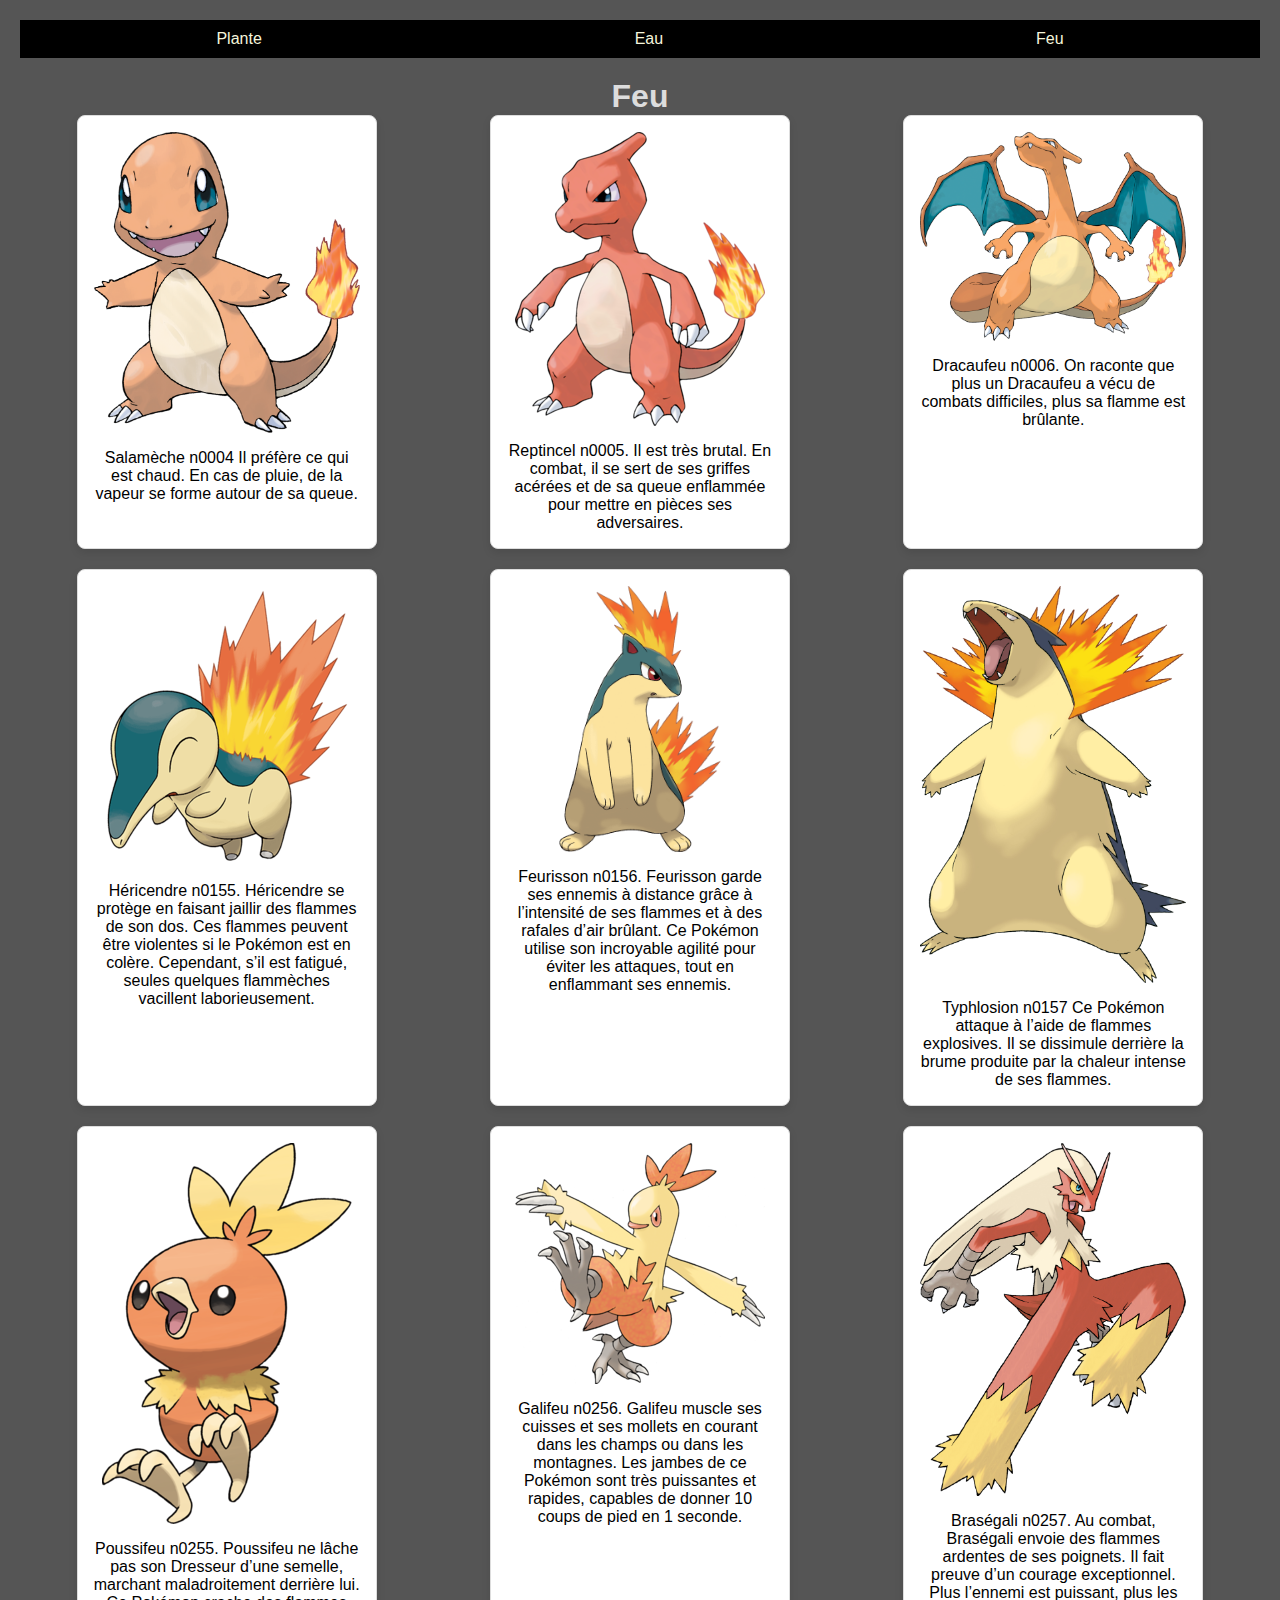
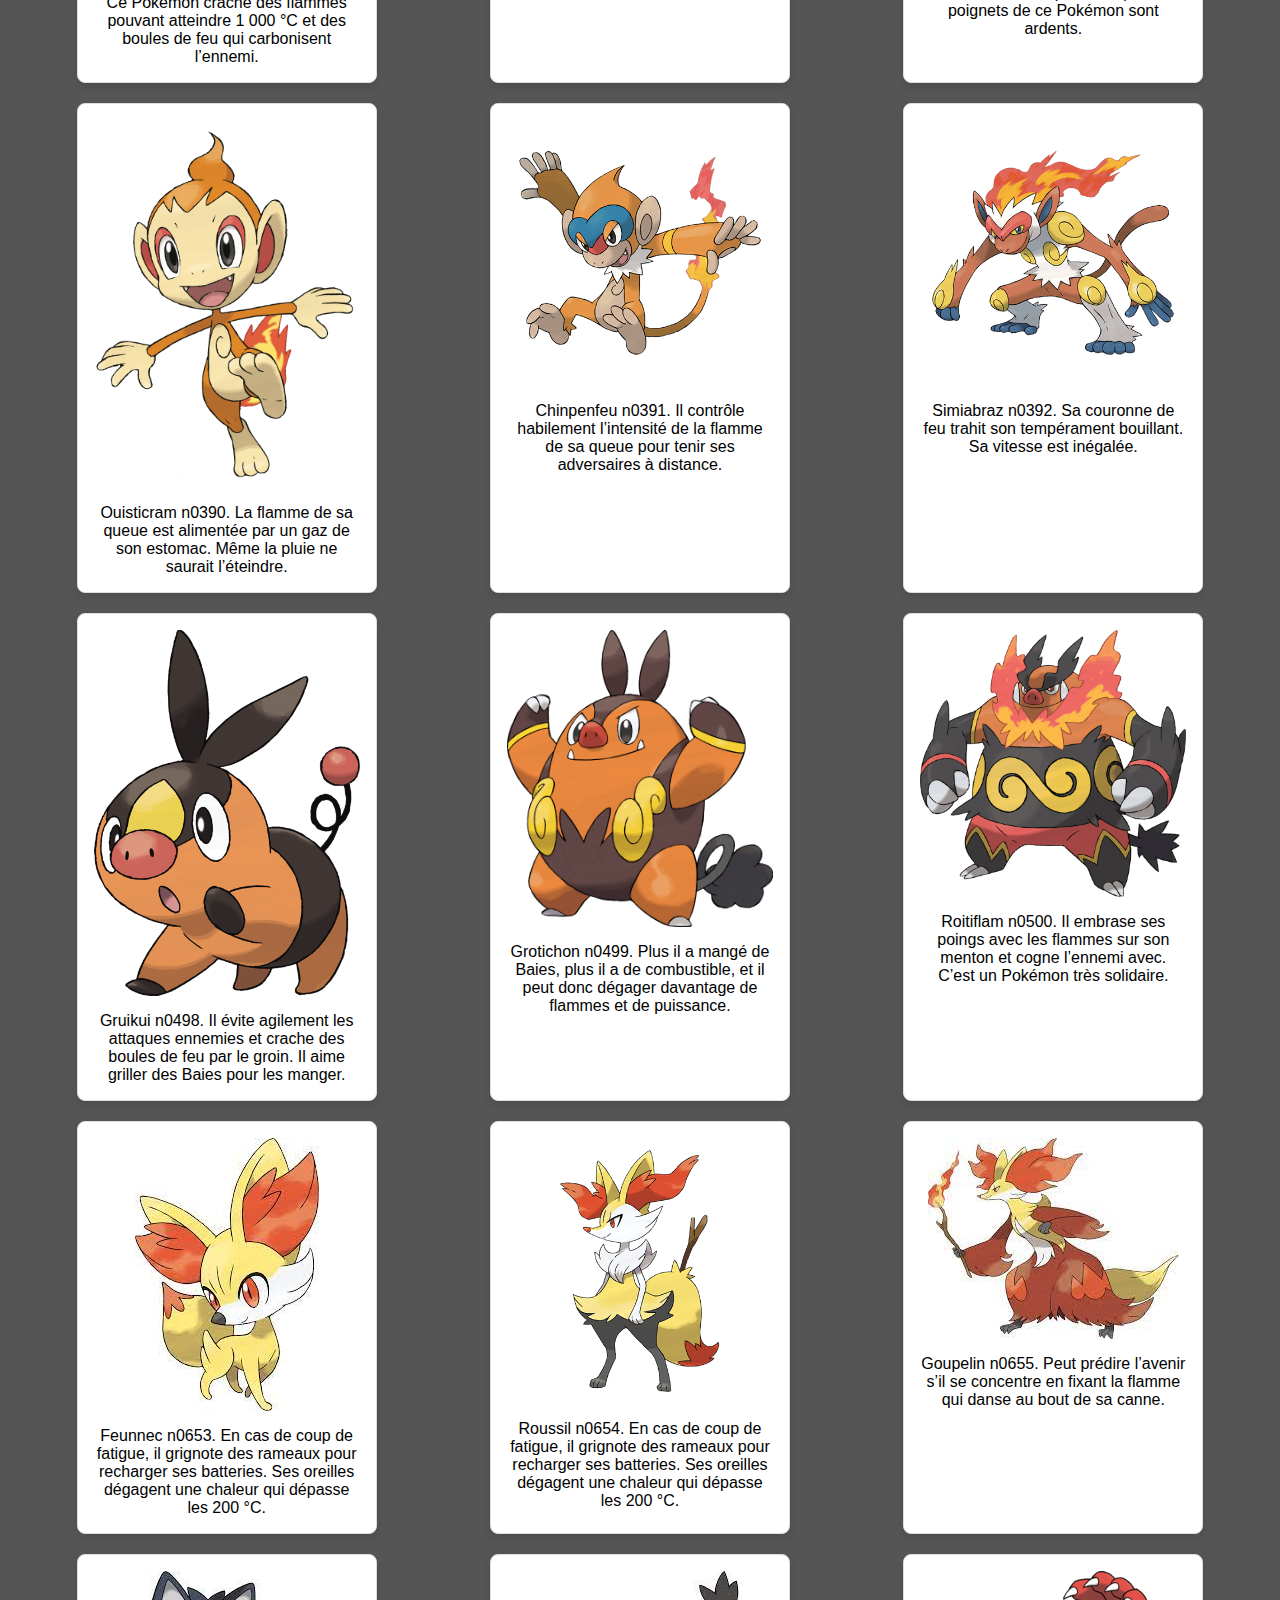
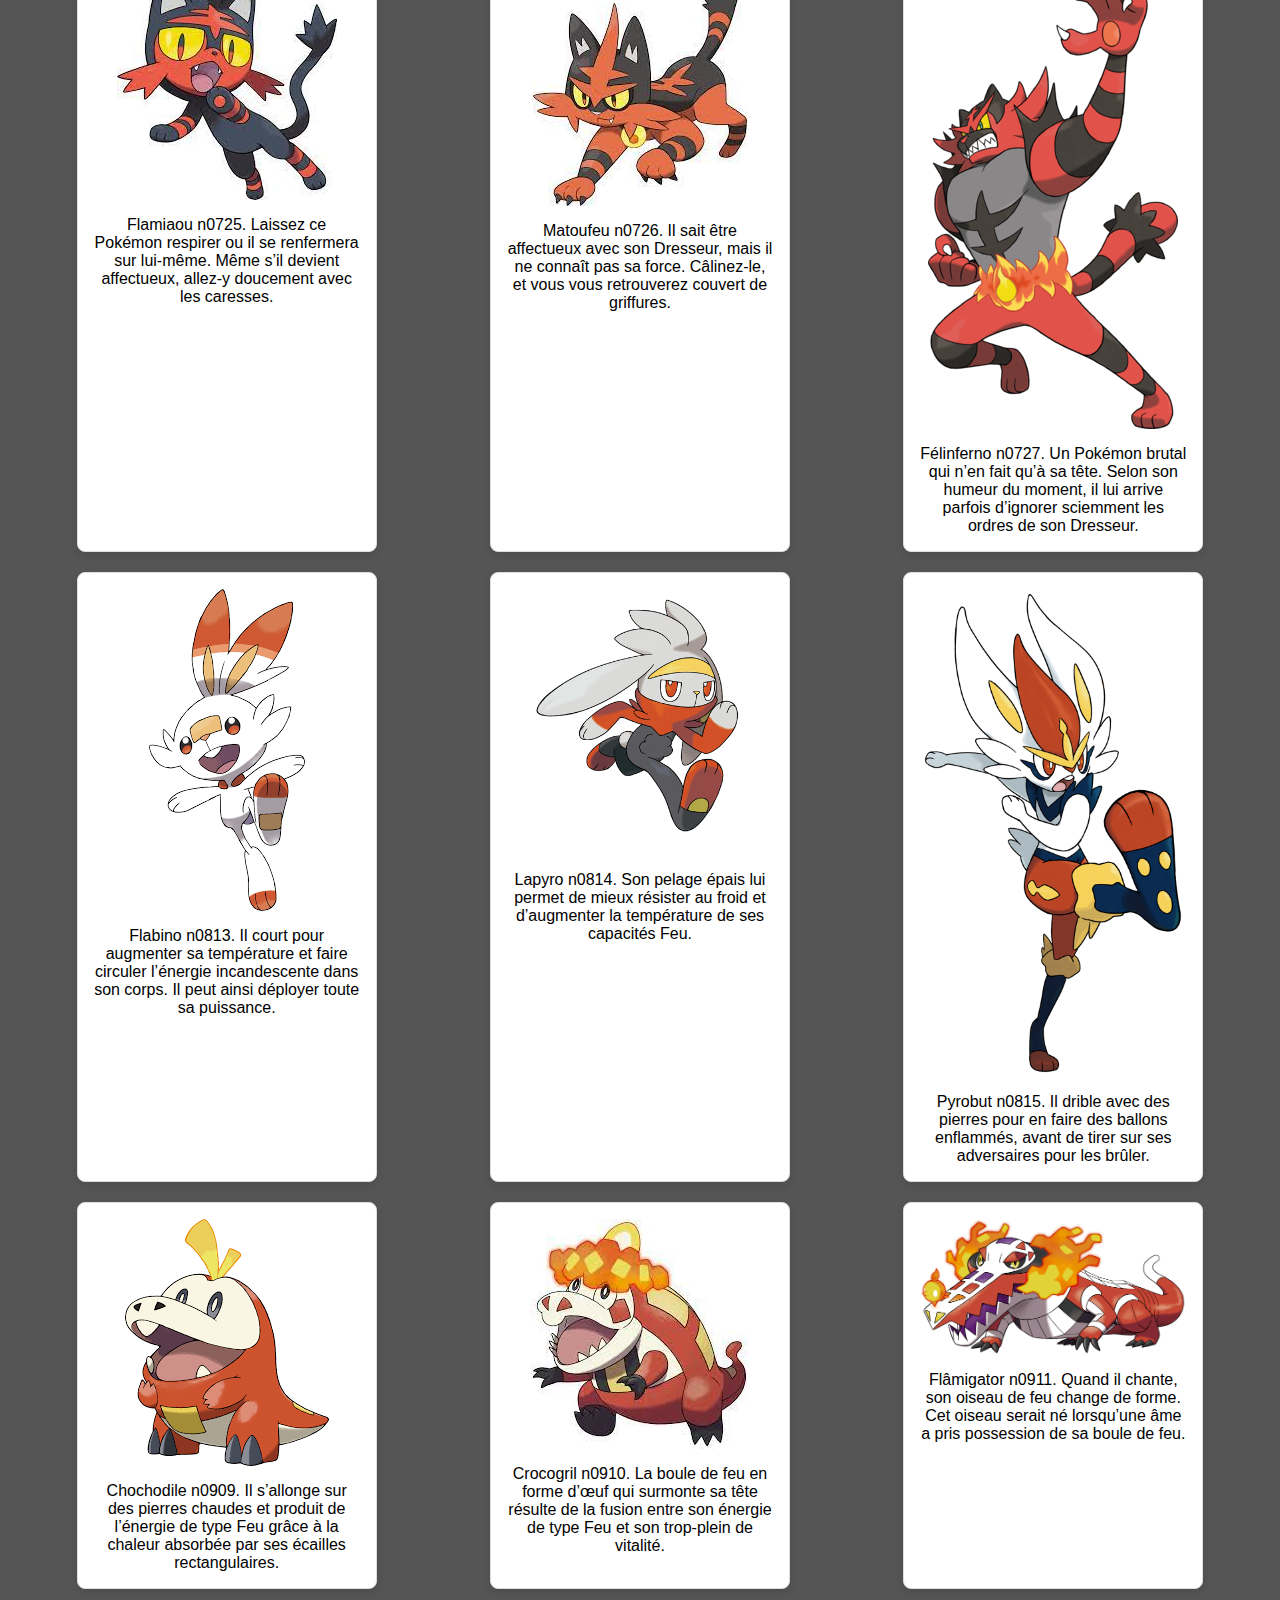
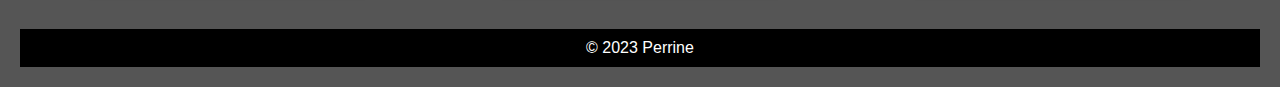
<file: rendu/index.html>
<!DOCTYPE html>
<html lang="fr">
<head>
    <meta charset="UTF-8">
    <meta name="viewport" content="width=device-width, initial-scale=1.0">
    <link rel="stylesheet" href="css/style.css">
    <title>Page des types Feu</title>
    
</head>
<body class="feu">
    <header>  
        <a href="plante.html">Plante</a>
        <a href="eau.html">Eau</a>
        <a href="index.html">Feu</a>
    </header>

    <h1>Feu</h1>
    <div class="salameche">
        <div class="card">
            <img src="img/salame╠Çche.png" alt="salamèche">
            <p>Salamèche n0004
                Il préfère ce qui est chaud. En cas de pluie, de la vapeur se forme autour de sa queue.
            </p>
        </div>
        <div class="card">
            <img src="img/reptincel.png" alt="reptincel">
            <p>Reptincel n0005.
                Il est très brutal. En combat, il se sert de ses griffes acérées et de sa queue enflammée pour mettre en pièces ses adversaires.
            </p>
        </div>
        <div class="card">
            <img src="img/dracaufeu.png" alt="dracaufeu">
            <p>Dracaufeu n0006.
                On raconte que plus un Dracaufeu a vécu de combats difficiles, plus sa flamme est brûlante.
            </p>
        </div>
    </div>
    
    <div class="hericendre">
        <div class="card">
            <img src="img/he╠üricendre.png" alt="héricendre">
            <p>Héricendre n0155.
                Héricendre se protège en faisant jaillir des flammes de son dos. Ces flammes peuvent être violentes si le Pokémon est en colère. Cependant, s’il est fatigué, seules quelques flammèches vacillent laborieusement.
            </p>
        </div>
        <div class="card">
            <img src="img/feurisson.webp" alt="feurisson">
            <p>Feurisson n0156.
                Feurisson garde ses ennemis à distance grâce à l’intensité de ses flammes et à des rafales d’air brûlant. Ce Pokémon utilise son incroyable agilité pour éviter les attaques, tout en enflammant ses ennemis.
            </p>
        </div>
        <div class="card">
            <img src="img/typhlosion.png" alt="typhlosion">
            <p>Typhlosion n0157
                Ce Pokémon attaque à l’aide de flammes explosives. Il se dissimule derrière la brume produite par la chaleur intense de ses flammes.
            </p>
        </div>
    </div>

    <div class="poussifeu">
        <div class="card">
            <img src="img/poussfieu.png" alt="poussifeu">
            <p>Poussifeu n0255.
                Poussifeu ne lâche pas son Dresseur d’une semelle, marchant maladroitement derrière lui. Ce Pokémon crache des flammes pouvant atteindre 1 000 °C et des boules de feu qui carbonisent l’ennemi.
            </p>
        </div>
        <div class="card">
            <img src="img/galifeu.png" alt="galifeu">
            <p>Galifeu n0256.
                Galifeu muscle ses cuisses et ses mollets en courant dans les champs ou dans les montagnes. Les jambes de ce Pokémon sont très puissantes et rapides, capables de donner 10 coups de pied en 1 seconde.
            </p>
        </div>
        <div class="card">
            <img src="img/braségali.png" alt="braségali">
            <p>Braségali n0257.
                Au combat, Braségali envoie des flammes ardentes de ses poignets. Il fait preuve d’un courage exceptionnel. Plus l’ennemi est puissant, plus les poignets de ce Pokémon sont ardents.
            </p>
        </div>
    </div>
    
    <div class="ouisticram">
        <div class="card">
            <img src="img/ouisticram.webp" alt="ouisticram">
            <p> Ouisticram n0390.
                La flamme de sa queue est alimentée par un gaz de son estomac. Même la pluie ne saurait l’éteindre.
            </p>
        </div>
        <div class="card">
            <img src="img/chipenfeu.png" alt="chinpenfeu">
            <p>Chinpenfeu n0391.
                Il contrôle habilement l’intensité de la flamme de sa queue pour tenir ses adversaires à distance.
            </p>
        </div>
        <div class="card">
            <img src="img/simiabraz.png" alt="simiabraz">
            <p>Simiabraz n0392.
                Sa couronne de feu trahit son tempérament bouillant. Sa vitesse est inégalée.
            </p>
        </div>
    </div>

    <div class="gruikui">
        <div class="card">
            <img src="img/gruikui.png" alt="gruikui">
            <p> Gruikui n0498.
                Il évite agilement les attaques ennemies et crache des boules de feu par le groin. Il aime griller des Baies pour les manger.
            </p>
        </div>
        <div class="card">
            <img src="img/grotichon.png" alt="grotichon">
            <p>Grotichon n0499.
                Plus il a mangé de Baies, plus il a de combustible, et il peut donc dégager davantage de flammes et de puissance.
            </p>
        </div>
        <div class="card">
            <img src="img/roitiflam.png" alt="roitiflam">
            <p>Roitiflam n0500.
                Il embrase ses poings avec les flammes sur son menton et cogne l’ennemi avec. C’est un Pokémon très solidaire.
            </p>
        </div>
    </div>

    <div class="feunnec">
        <div class="card">
            <img src="img/feunnec.jpg" alt="feunnec">
            <p> Feunnec n0653.
                En cas de coup de fatigue, il grignote des rameaux pour recharger ses batteries. Ses oreilles dégagent une chaleur qui dépasse les 200 °C.
            </p>
        </div>
        <div class="card">
            <img src="img/roussil.png" alt="roussil">
            <p>Roussil n0654.
                En cas de coup de fatigue, il grignote des rameaux pour recharger ses batteries. Ses oreilles dégagent une chaleur qui dépasse les 200 °C.
            </p>
        </div>
        <div class="card">
            <img src="img/goupelin.jpg" alt="goupelin">
            <p>Goupelin n0655.
                Peut prédire l’avenir s’il se concentre en fixant la flamme qui danse au bout de sa canne.
            </p>
        </div>
    </div>

    <div class="flamiaou">
        <div class="card">
            <img src="img/flamiaou.jpg" alt="flamiaou">
            <p> Flamiaou n0725.
                Laissez ce Pokémon respirer ou il se renfermera sur lui-même. Même s’il devient affectueux, allez-y doucement avec les caresses.
            </p>
        </div>
        <div class="card">
            <img src="img/matoufeu.jpg" alt="matoufeu">
            <p>Matoufeu n0726.
                Il sait être affectueux avec son Dresseur, mais il ne connaît pas sa force. Câlinez-le, et vous vous retrouverez couvert de griffures.
            </p>
        </div>
        <div class="card">
            <img src="img/félinferno.png" alt="félinferno">
            <p>Félinferno n0727.
                Un Pokémon brutal qui n’en fait qu’à sa tête. Selon son humeur du moment, il lui arrive parfois d’ignorer sciemment les ordres de son Dresseur.
            </p>
        </div>
    </div>

    <div class="flambino">
        <div class="card">
            <img src="img/flambino.png" alt="flambino">
            <p> Flabino n0813.
                Il court pour augmenter sa température et faire circuler l’énergie incandescente dans son corps. Il peut ainsi déployer toute sa puissance.
            </p>
        </div>
        <div class="card">
            <img src="img/lapyro.png" alt="lapyro">
            <p>Lapyro n0814.
                Son pelage épais lui permet de mieux résister au froid et d’augmenter la température de ses capacités Feu.
            </p>
        </div>
        <div class="card">
            <img src="img/pyrobut.png" alt="pyrobut">
            <p>Pyrobut n0815.
                Il drible avec des pierres pour en faire des ballons enflammés, avant de tirer sur ses adversaires pour les brûler.
            </p>
        </div>
    </div>

    <div class="chochodile">
        <div class="card">
            <img src="img/chochodile.png" alt="chochodile">
            <p> Chochodile n0909.
                Il s’allonge sur des pierres chaudes et produit de l’énergie de type Feu grâce à la chaleur absorbée par ses écailles rectangulaires.
            </p>
        </div>
        <div class="card">
            <img src="img/crocogril.jpg" alt="crocogril">
            <p>Crocogril n0910.
                La boule de feu en forme d’œuf qui surmonte sa tête résulte de la fusion entre son énergie de type Feu et son trop-plein de vitalité.
            </p>
        </div>
        <div class="card">
            <img src="img/flâmigator.png" alt="flâmigator">
            <p>Flâmigator n0911.
                Quand il chante, son oiseau de feu change de forme. Cet oiseau serait né lorsqu’une âme a pris possession de sa boule de feu.
            </p>
        </div>
    </div>
   
    
    <footer>
        <p>&copy; 2023 Perrine </p>
    </footer>
</body>
</html>
</file>
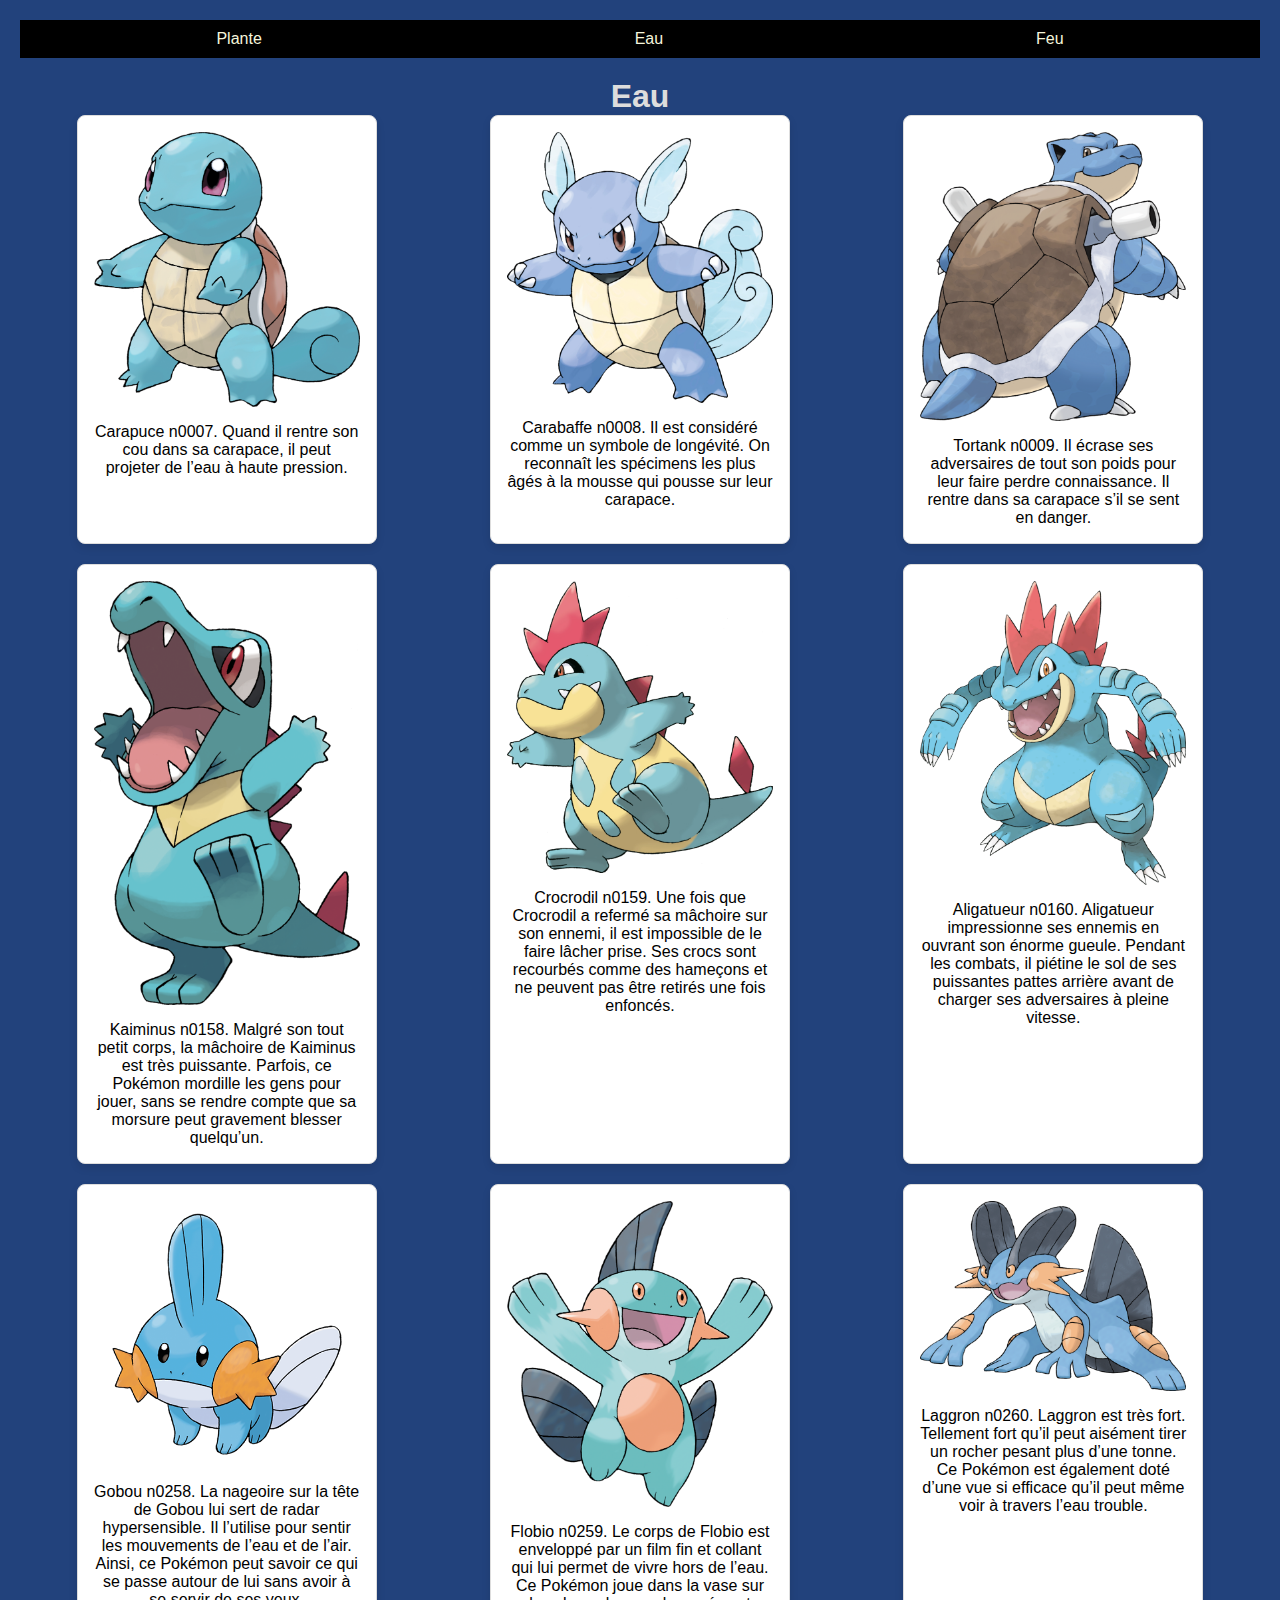
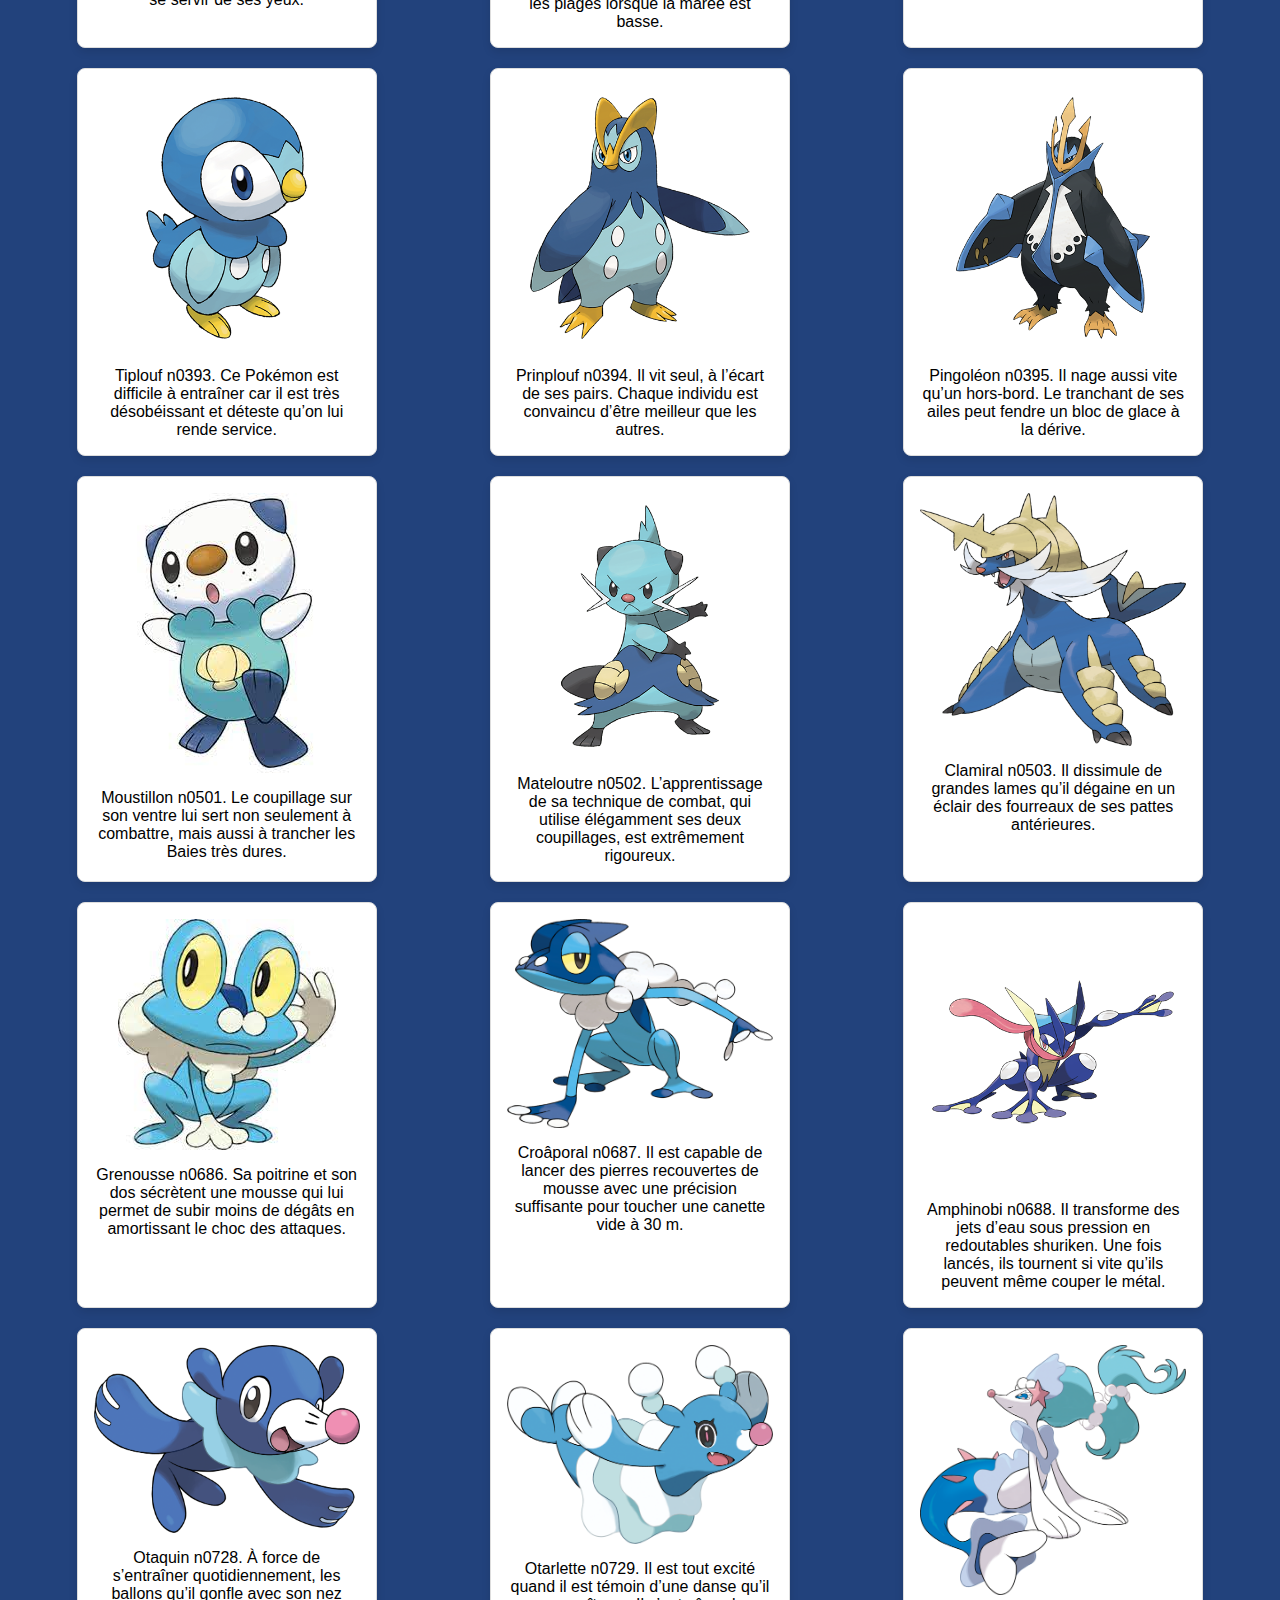
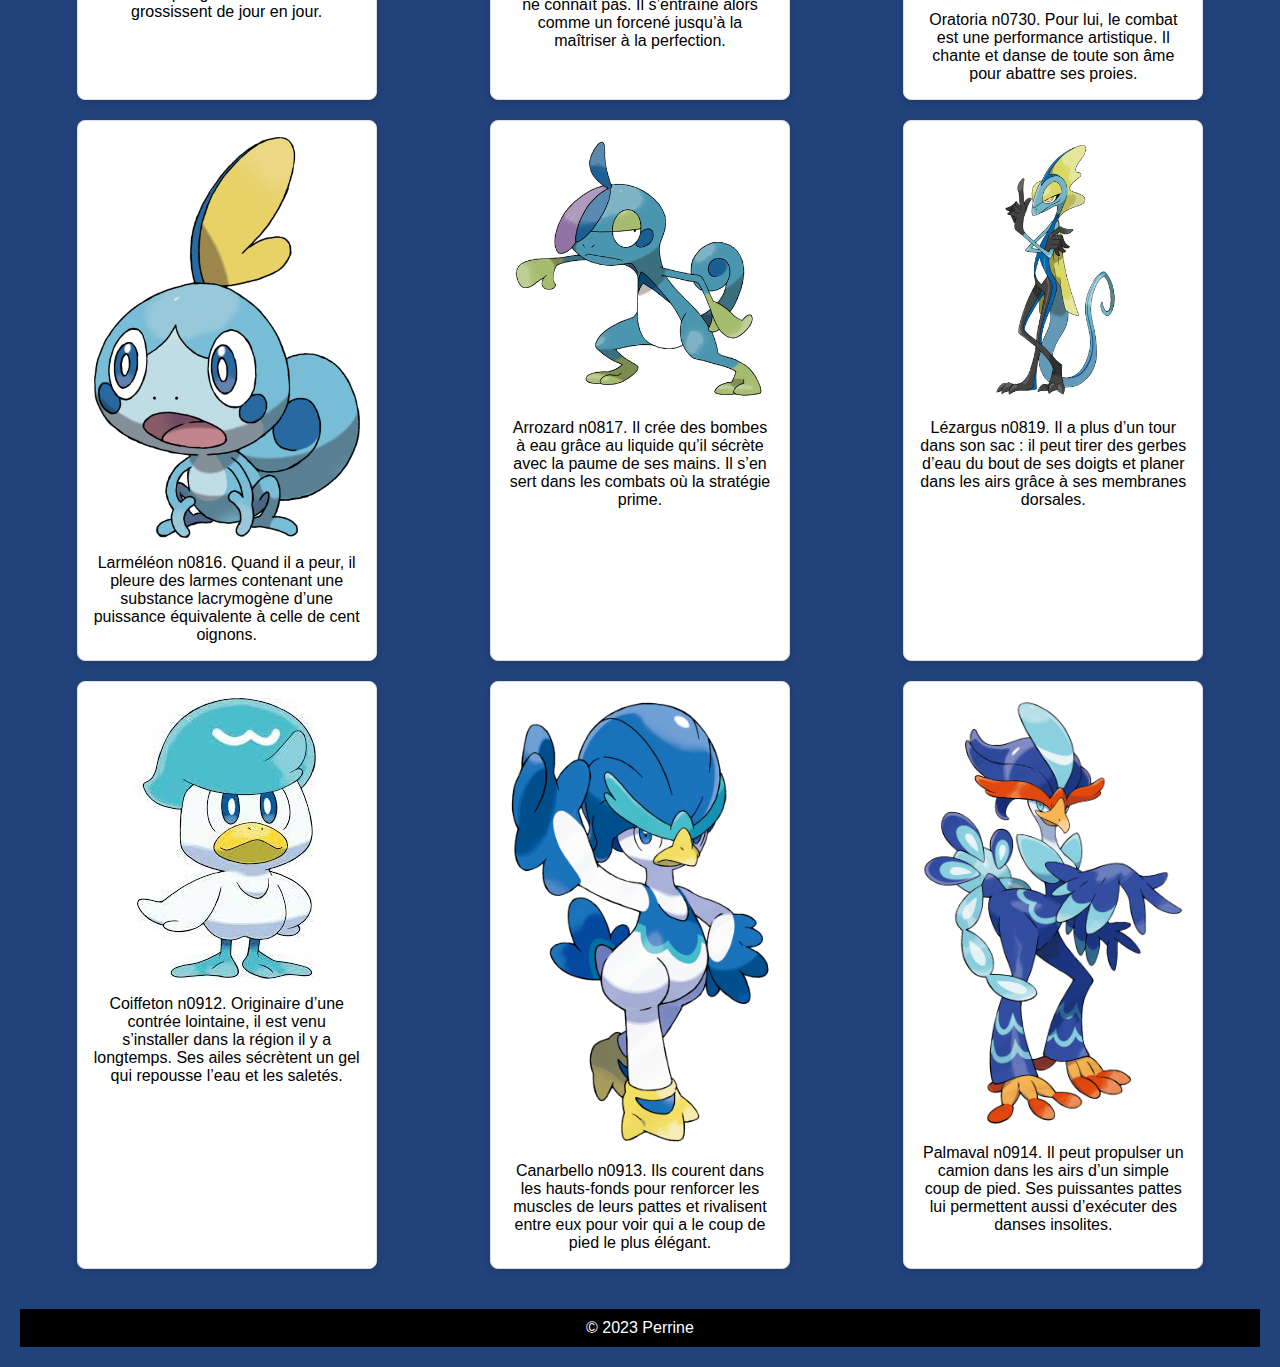
<file: rendu/eau.html>
<!DOCTYPE html>
<html lang="fr">
<head>
    <meta charset="UTF-8">
    <meta name="viewport" content="width=device-width, initial-scale=1.0">
    <link rel="stylesheet" href="css/style.css">
    <title>Page des types Eau</title>
</head>
<body class="eau">
    <header>  
        <a href="plante.html">Plante</a>
        <a href="eau.html">Eau</a>
        <a href="index.html">Feu</a>
    </header>
    <h1>Eau</h1> 

    <div class="carapuce">
        <div class="card">
            <img src="img/carapuce.png" alt="carapuce">
            <p>Carapuce n0007.
                Quand il rentre son cou dans sa carapace, il peut projeter de l’eau à haute pression.
            </p>
        </div>
        <div class="card">
            <img src="img/carabaffe.png" alt="carabaffe">
            <p>Carabaffe n0008.
                Il est considéré comme un symbole de longévité. On reconnaît les spécimens les plus âgés à la mousse qui pousse sur leur carapace.
            </p>
        </div>
        <div class="card">
            <img src="img/tortank.png" alt="tortank">
            <p>Tortank n0009.
                Il écrase ses adversaires de tout son poids pour leur faire perdre connaissance. Il rentre dans sa carapace s’il se sent en danger.
        </div>
    </div>

    <div class="kaiminus">
        <div class="card">
            <img src="img/kaiminus.png" alt="kaiminus">
            <p>Kaiminus n0158.
                Malgré son tout petit corps, la mâchoire de Kaiminus est très puissante. Parfois, ce Pokémon mordille les gens pour jouer, sans se rendre compte que sa morsure peut gravement blesser quelqu’un.
            </p>
        </div>
        <div class="card">
            <img src="img/crocodil.png" alt="crocrodil">
            <p>Crocrodil n0159.
                Une fois que Crocrodil a refermé sa mâchoire sur son ennemi, il est impossible de le faire lâcher prise. Ses crocs sont recourbés comme des hameçons et ne peuvent pas être retirés une fois enfoncés.
            </p>
        </div>
        <div class="card">
            <img src="img/aligatueur.png" alt="aliguatueur">
            <p>Aligatueur n0160.
                Aligatueur impressionne ses ennemis en ouvrant son énorme gueule. Pendant les combats, il piétine le sol de ses puissantes pattes arrière avant de charger ses adversaires à pleine vitesse.
        </div>
    </div>
    
    
    <div class="gobou">
        <div class="card">
            <img src="img/gobou.png" alt="gobou">
            <p>Gobou n0258.
                La nageoire sur la tête de Gobou lui sert de radar hypersensible. Il l’utilise pour sentir les mouvements de l’eau et de l’air. Ainsi, ce Pokémon peut savoir ce qui se passe autour de lui sans avoir à se servir de ses yeux.
            </p>
        </div>
        <div class="card">
            <img src="img/flobio.png" alt="flobio">
            <p>Flobio n0259.
                Le corps de Flobio est enveloppé par un film fin et collant qui lui permet de vivre hors de l’eau. Ce Pokémon joue dans la vase sur les plages lorsque la marée est basse.
            </p>
        </div>
        <div class="card">
            <img src="img/laggron.png" alt="laggron">
            <p>Laggron n0260.
                Laggron est très fort. Tellement fort qu’il peut aisément tirer un rocher pesant plus d’une tonne. Ce Pokémon est également doté d’une vue si efficace qu’il peut même voir à travers l’eau trouble.
            </p>
        </div>
    </div>
    
    <div class="tiplouf">
        <div class="card">
            <img src="img/tiplouf.png" alt="tiplouf">
            <p>Tiplouf n0393.
                Ce Pokémon est difficile à entraîner car il est très désobéissant et déteste qu’on lui rende service.
            </p>
        </div>
        <div class="card">
            <img src="img/prinplouf.png" alt="prinplouf">
            <p>Prinplouf n0394.
                Il vit seul, à l’écart de ses pairs. Chaque individu est convaincu d’être meilleur que les autres.
            </p>
        </div>
        <div class="card">
            <img src="img/pingoléon.png" alt="pingoléon">
            <p>Pingoléon n0395.
                Il nage aussi vite qu’un hors-bord. Le tranchant de ses ailes peut fendre un bloc de glace à la dérive.
            </p>
        </div>
    </div>

    <div class="moustillon">
        <div class="card">
            <img src="img/moustillon.jpg" alt="moustillon">
            <p>Moustillon n0501.
                Le coupillage sur son ventre lui sert non seulement à combattre, mais aussi à trancher les Baies très dures.
            </p>
        </div>
        <div class="card">
            <img src="img/mateloutre.png" alt="mateloutre">
            <p>Mateloutre n0502.
                L’apprentissage de sa technique de combat, qui utilise élégamment ses deux coupillages, est extrêmement rigoureux.
            </p>
        </div>
        <div class="card">
            <img src="img/clamiral.png" alt="clamiral">
            <p>Clamiral n0503.
                Il dissimule de grandes lames qu’il dégaine en un éclair des fourreaux de ses pattes antérieures.
            </p>
        </div>
    </div>

    <div class="grenousse">
        <div class="card">
            <img src="img/grenousse.jpg" alt="grenousse">
            <p>Grenousse n0686.
                Sa poitrine et son dos sécrètent une mousse qui lui permet de subir moins de dégâts en amortissant le choc des attaques.
            </p>
        </div>
        <div class="card">
            <img src="img/croâporal.png" alt="croâporal">
            <p>Croâporal n0687.
                Il est capable de lancer des pierres recouvertes de mousse avec une précision suffisante pour toucher une canette vide à 30 m.
            </p>
        </div>
        <div class="card">
            <img src="img/amphinobi.png" alt="amphinobi">
            <p>Amphinobi n0688.
                Il transforme des jets d’eau sous pression en redoutables shuriken. Une fois lancés, ils tournent si vite qu’ils peuvent même couper le métal.
            </p>
        </div>
    </div>

    <div class="otaquin">
        <div class="card">
            <img src="img/otaquin.png" alt="otaquin">
            <p>Otaquin n0728.
                À force de s’entraîner quotidiennement, les ballons qu’il gonfle avec son nez grossissent de jour en jour.
            </p>
        </div>
        <div class="card">
            <img src="img/otarlette.png" alt="otarlette">
            <p>Otarlette n0729.
                Il est tout excité quand il est témoin d’une danse qu’il ne connaît pas. Il s’entraîne alors comme un forcené jusqu’à la maîtriser à la perfection.
            </p>
        </div>
        <div class="card">
            <img src="img/oratoria.png" alt="oratoria">
            <p>Oratoria n0730.
                Pour lui, le combat est une performance artistique. Il chante et danse de toute son âme pour abattre ses proies.
            </p>
        </div>
    </div>

    <div class="larmeleon">
        <div class="card">
            <img src="img/larméléon.png" alt="larméléon">
            <p>Larméléon n0816.
                Quand il a peur, il pleure des larmes contenant une substance lacrymogène d’une puissance équivalente à celle de cent oignons.
            </p>
        </div>
        <div class="card">
            <img src="img/arrozard.png" alt="arrozard">
            <p>Arrozard n0817.
                Il crée des bombes à eau grâce au liquide qu’il sécrète avec la paume de ses mains. Il s’en sert dans les combats où la stratégie prime.
            </p>
        </div>
        <div class="card">
            <img src="img/lézargus.png" alt="lézargus">
            <p>Lézargus n0819.
                Il a plus d’un tour dans son sac : il peut tirer des gerbes d’eau du bout de ses doigts et planer dans les airs grâce à ses membranes dorsales.
            </p>
        </div>
    </div>

    <div class="coiffeton">
        <div class="card">
            <img src="img/coiffeton.jpg" alt="coiffeton">
            <p>Coiffeton n0912.
                Originaire d’une contrée lointaine, il est venu s’installer dans la région il y a longtemps. Ses ailes sécrètent un gel qui repousse l’eau et les saletés.
            </p>
        </div>
        <div class="card">
            <img src="img/canarbello.png" alt="canarbello">
            <p>Canarbello n0913.
                Ils courent dans les hauts-fonds pour renforcer les muscles de leurs pattes et rivalisent entre eux pour voir qui a le coup de pied le plus élégant.
            </p>
        </div>
        <div class="card">
            <img src="img/palmaval.png" alt="palmaval">
            <p>Palmaval n0914.
                Il peut propulser un camion dans les airs d’un simple coup de pied. Ses puissantes pattes lui permettent aussi d’exécuter des danses insolites.
            </p>
        </div>
    </div>
    
    <footer>
        <p>&copy; 2023 Perrine </p>
    </footer>

</body>
</html>
</file>
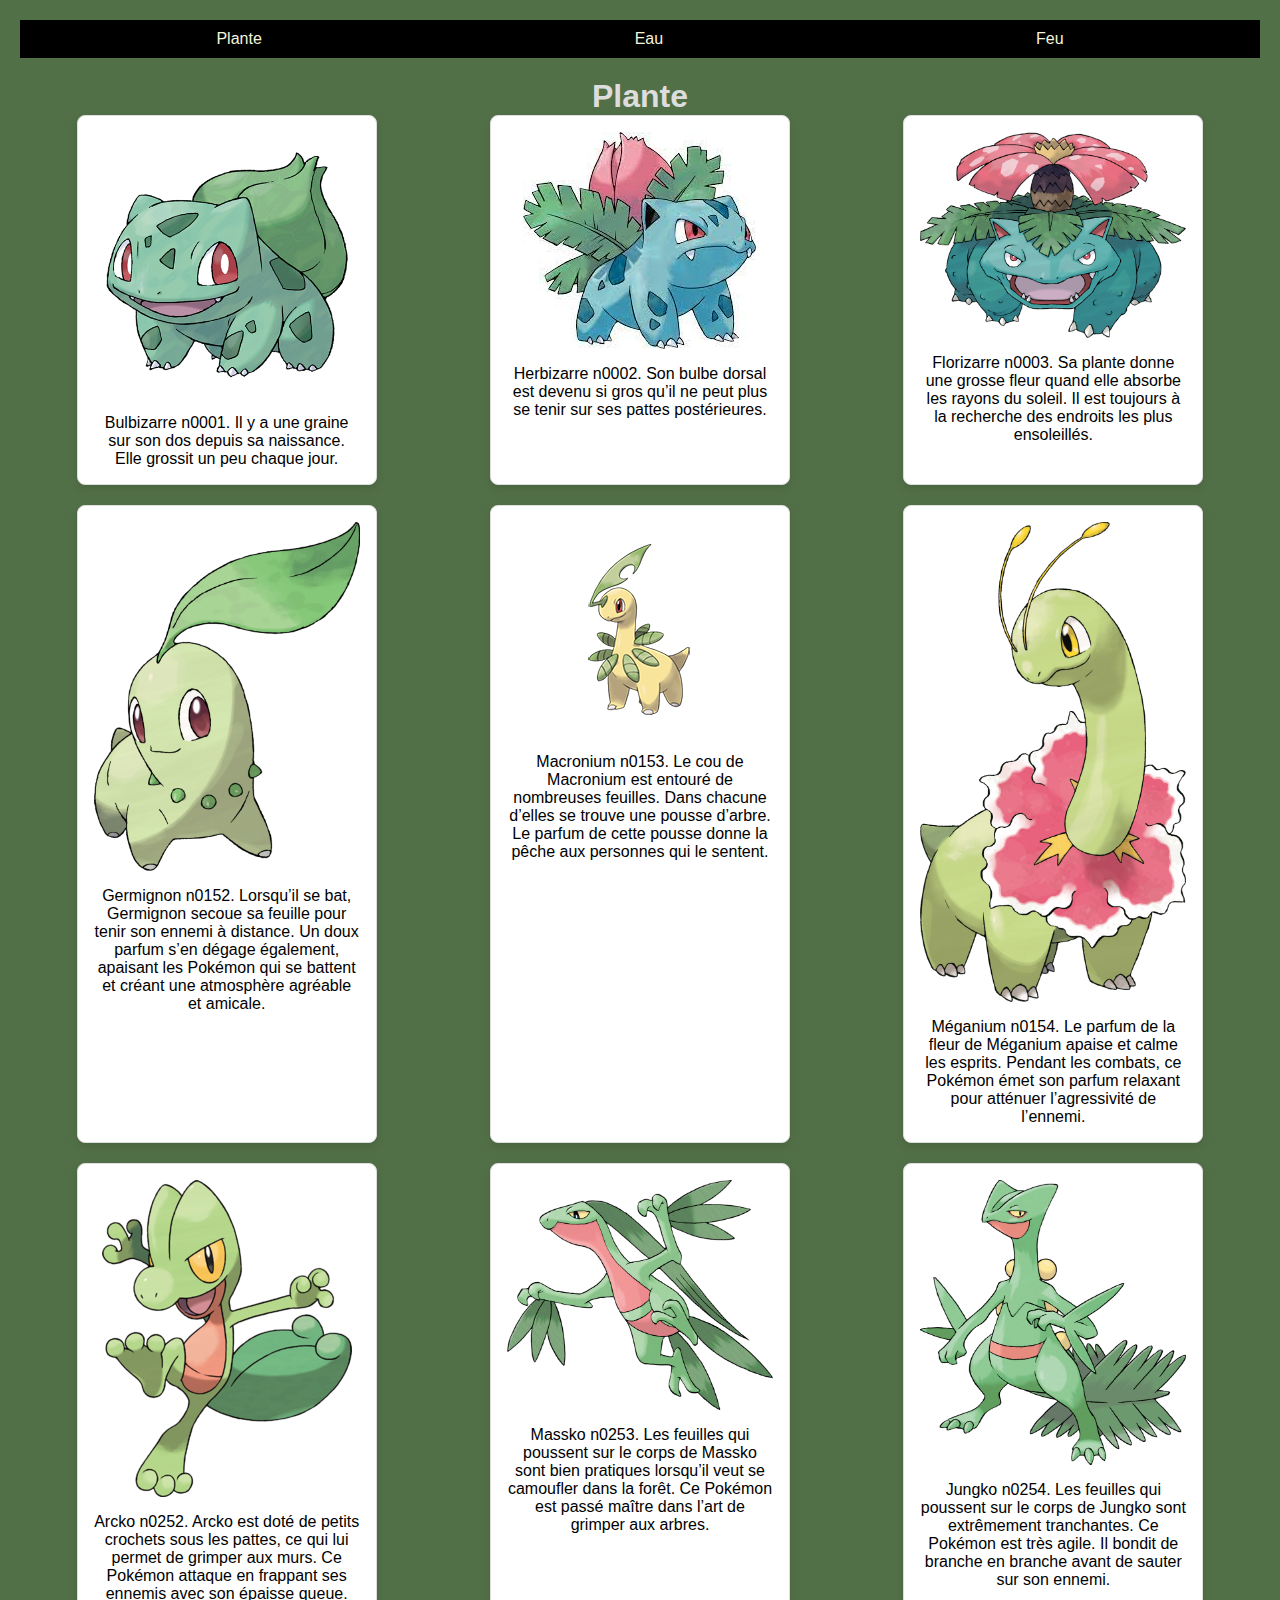
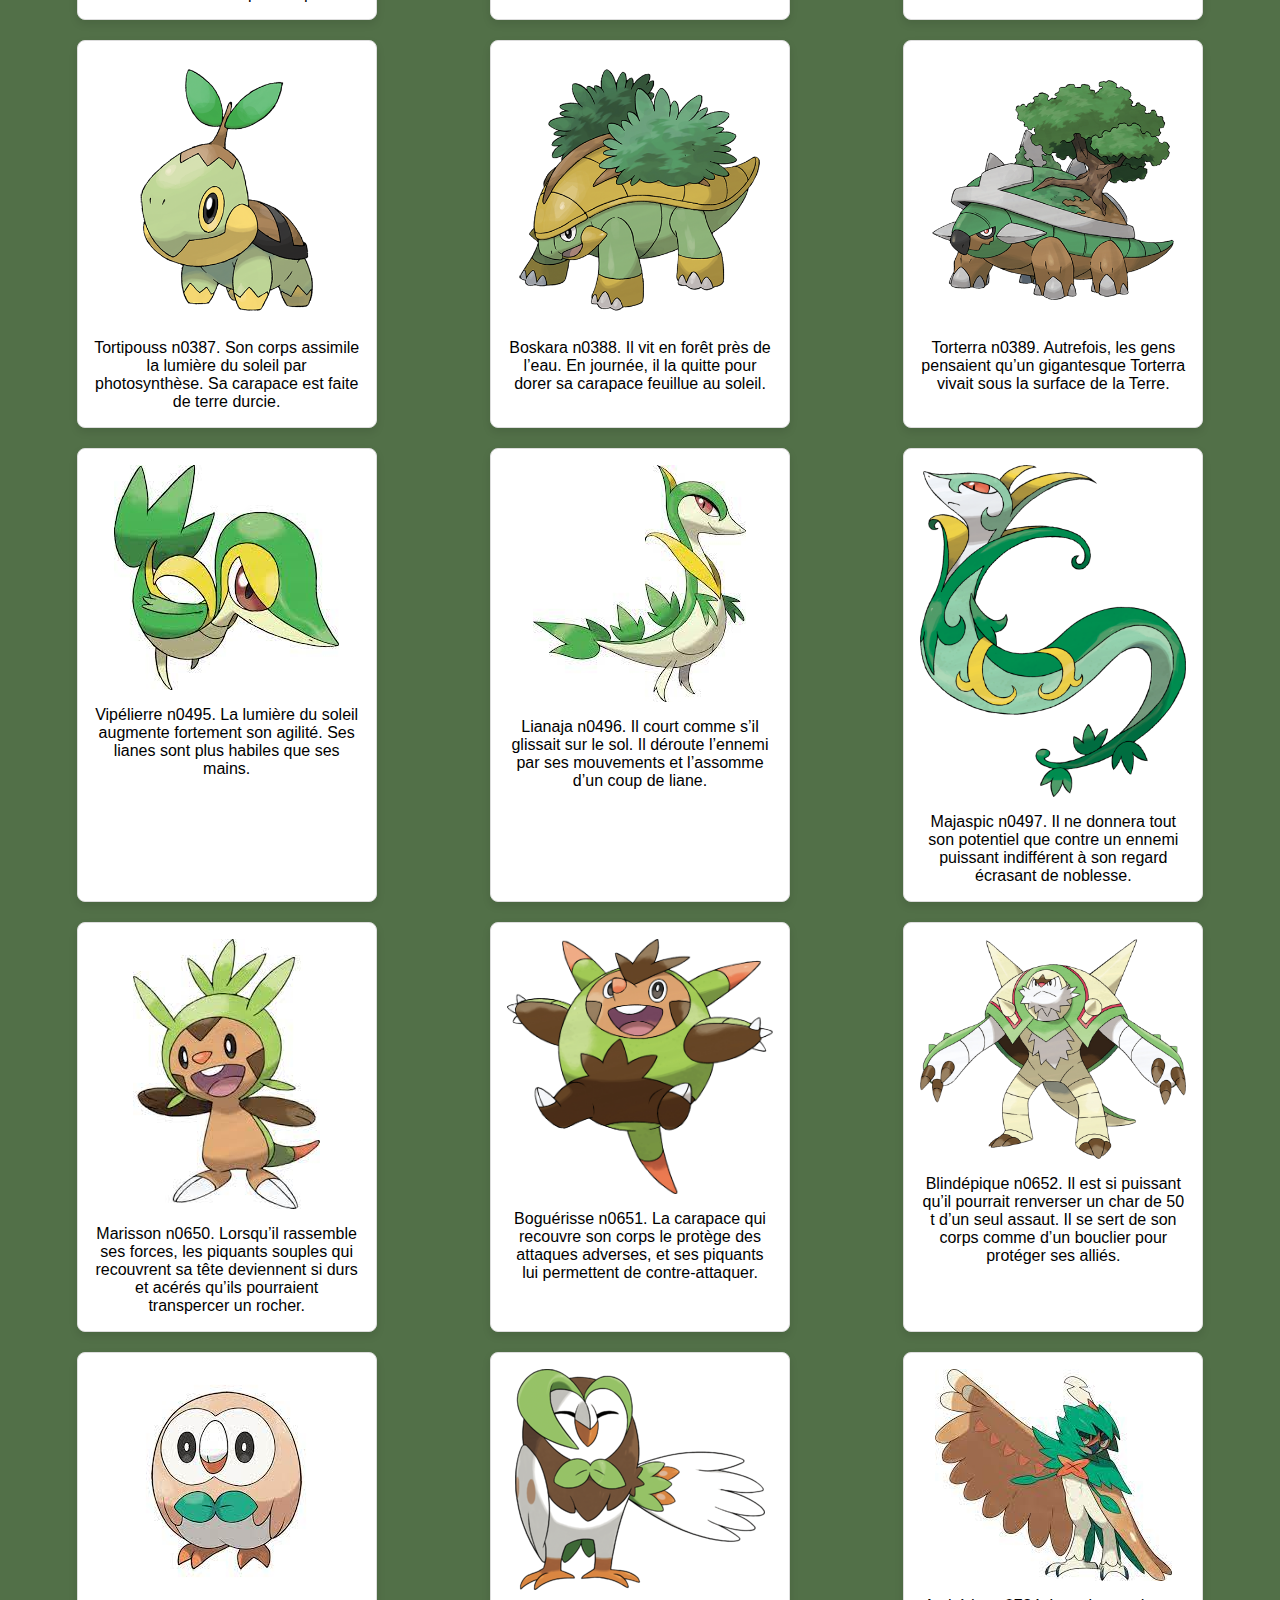
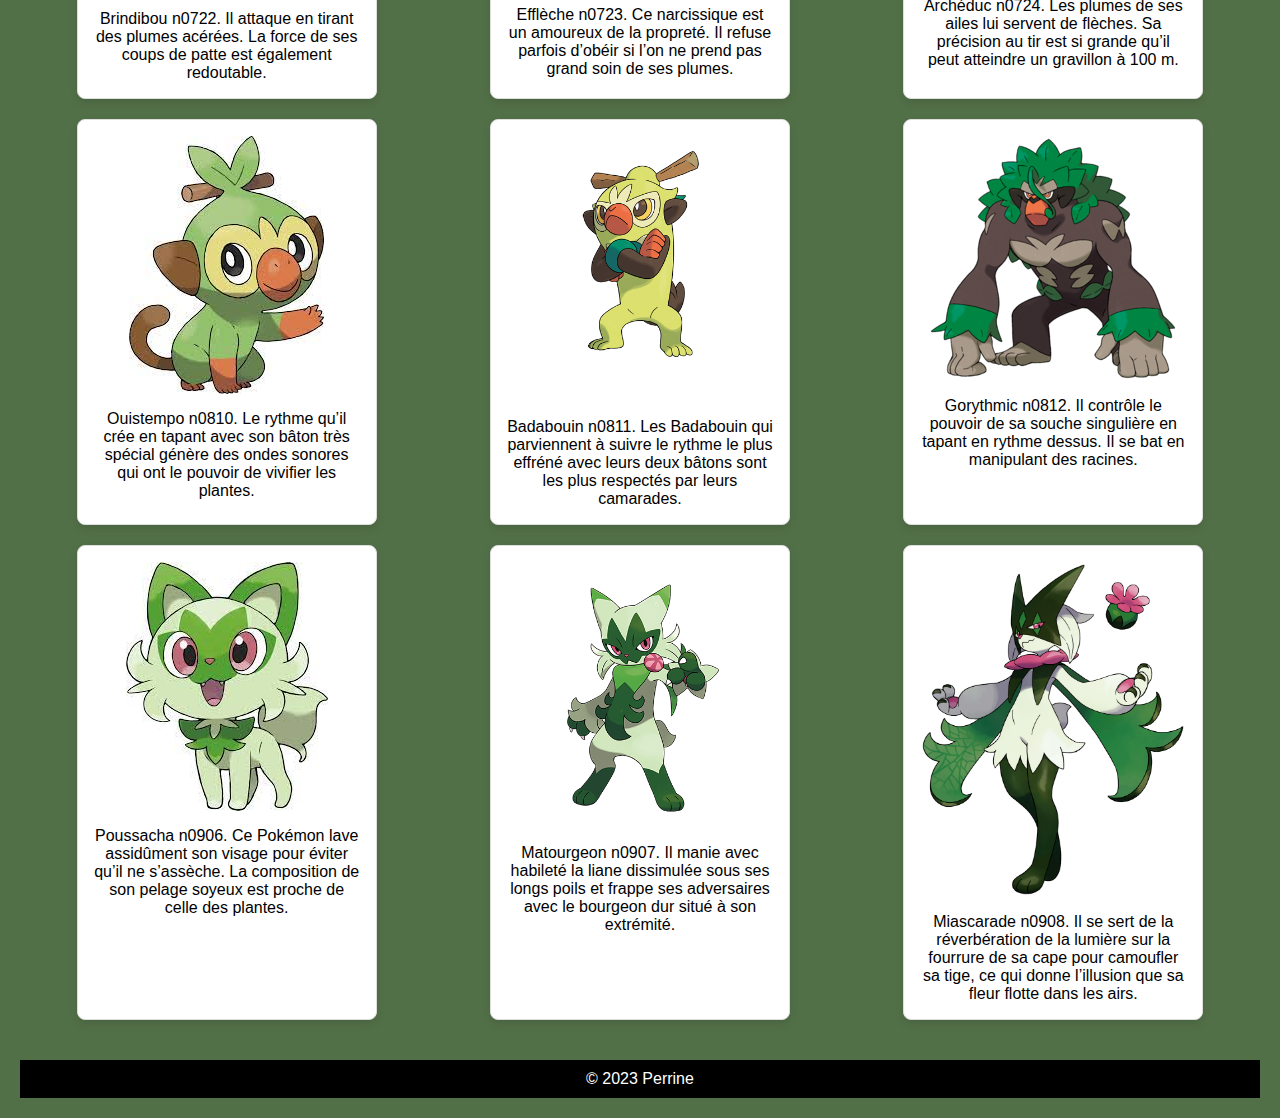
<file: rendu/plante.html>
<!DOCTYPE html>
<html lang="fr">
<head>
    <meta charset="UTF-8">
    <meta name="viewport" content="width=device-width, initial-scale=1.0">
    <link rel="stylesheet" href="css/style.css">
    <title>Page des types Plante</title>
</head>
<body class="plante">
    <header>  
        <a href="plante.html">Plante</a>
        <a href="eau.html">Eau</a>
        <a href="index.html">Feu</a>
    </header>

    <h1>Plante</h1>

    <div class="bulbizarre">
        <div class="card">
            <img src="img/bulbizarre.png" alt="bulbizarre">
            <p>Bulbizarre n0001.
                Il y a une graine sur son dos depuis sa naissance. Elle grossit un peu chaque jour.
            </p>
        </div>
        <div class="card">
            <img src="img/herbizarre.jpg" alt="herbizarre">
            <p>Herbizarre n0002.
                Son bulbe dorsal est devenu si gros qu’il ne peut plus se tenir sur ses pattes postérieures.
            </p>
        </div>
        <div class="card">
            <img src="img/florizarre.png" alt="florizarre">
            <p>Florizarre n0003.
                Sa plante donne une grosse fleur quand elle absorbe les rayons du soleil. Il est toujours à la recherche des endroits les plus ensoleillés.
        </div>
    </div>


    <div class="germignon">
        <div class="card">
            <img src="img/germignon.png" alt="germignon">
            <p>Germignon n0152.
                Lorsqu’il se bat, Germignon secoue sa feuille pour tenir son ennemi à distance. Un doux parfum s’en dégage également, apaisant les Pokémon qui se battent et créant une atmosphère agréable et amicale.
            </p>
        </div>
        <div class="card">
            <img src="img/macronium.png" alt="macronium">
            <p>Macronium n0153.
                Le cou de Macronium est entouré de nombreuses feuilles. Dans chacune d’elles se trouve une pousse d’arbre. Le parfum de cette pousse donne la pêche aux personnes qui le sentent.
            </p>
        </div>
        <div class="card">
            <img src="img/méganium.png" alt="méganium">
            <p>Méganium n0154.
                Le parfum de la fleur de Méganium apaise et calme les esprits. Pendant les combats, ce Pokémon émet son parfum relaxant pour atténuer l’agressivité de l’ennemi.
        </div>
    </div>

    <div class="arcko">
        <div class="card">
            <img src="img/arcko.png" alt="arcko">
            <p>Arcko n0252.
                Arcko est doté de petits crochets sous les pattes, ce qui lui permet de grimper aux murs. Ce Pokémon attaque en frappant ses ennemis avec son épaisse queue.
            </p>
        </div>
        <div class="card">
            <img src="img/massko.png" alt="massko">
            <p>Massko n0253.
                Les feuilles qui poussent sur le corps de Massko sont bien pratiques lorsqu’il veut se camoufler dans la forêt. Ce Pokémon est passé maître dans l’art de grimper aux arbres.
            </p>
        </div>
        <div class="card">
            <img src="img/jungko.png" alt="jungko">
            <p>Jungko n0254.
                Les feuilles qui poussent sur le corps de Jungko sont extrêmement tranchantes. Ce Pokémon est très agile. Il bondit de branche en branche avant de sauter sur son ennemi.
        </div>
    </div>

    <div class="tortipouss">
        <div class="card">
            <img src="img/tortipouss.png" alt="tortipouss">
            <p>Tortipouss n0387.
                Son corps assimile la lumière du soleil par photosynthèse. Sa carapace est faite de terre durcie.
            </p>
        </div>
        <div class="card">
            <img src="img/boskara.png" alt="boskara">
            <p>Boskara n0388.
                Il vit en forêt près de l’eau. En journée, il la quitte pour dorer sa carapace feuillue au soleil.
            </p>
        </div>
        <div class="card">
            <img src="img/torterra.png" alt="torterra">
            <p>Torterra n0389.
                Autrefois, les gens pensaient qu’un gigantesque Torterra vivait sous la surface de la Terre.
        </div>
    </div>

    <div class="vipélierre">
        <div class="card">
            <img src="img/vipélierre.jpg" alt="vipélierre">
            <p>Vipélierre n0495.
                La lumière du soleil augmente fortement son agilité. Ses lianes sont plus habiles que ses mains.
            </p>
        </div>
        <div class="card">
            <img src="img/lianaja.jpg" alt="lianaja">
            <p>Lianaja n0496.
                Il court comme s’il glissait sur le sol. Il déroute l’ennemi par ses mouvements et l’assomme d’un coup de liane.
            </p>
        </div>
        <div class="card">
            <img src="img/majaspic.png" alt="majaspic">
            <p>Majaspic n0497.
                Il ne donnera tout son potentiel que contre un ennemi puissant indifférent à son regard écrasant de noblesse.
        </div>
    </div>

    <div class="marisson">
        <div class="card">
            <img src="img/marisson.jpg" alt="marisson">
            <p>Marisson n0650.
                Lorsqu’il rassemble ses forces, les piquants souples qui recouvrent sa tête deviennent si durs et acérés qu’ils pourraient transpercer un rocher.
            </p>
        </div>
        <div class="card">
            <img src="img/boguérisse.png" alt="boguérisse">
            <p>Boguérisse n0651.
                La carapace qui recouvre son corps le protège des attaques adverses, et ses piquants lui permettent de contre-attaquer.
            </p>
        </div>
        <div class="card">
            <img src="img/blindépique.png" alt="blindépique">
            <p>Blindépique n0652.
                Il est si puissant qu’il pourrait renverser un char de 50 t d’un seul assaut. Il se sert de son corps comme d’un bouclier pour protéger ses alliés.
        </div>
    </div>


    <div class="brindibou">
        <div class="card">
            <img src="img/brindibou.jpg" alt="brindibou">
            <p>Brindibou n0722.
                Il attaque en tirant des plumes acérées. La force de ses coups de patte est également redoutable.
            </p>
        </div>
        <div class="card">
            <img src="img/efflèche.png" alt="efflèche">
            <p>Efflèche n0723.
                Ce narcissique est un amoureux de la propreté. Il refuse parfois d’obéir si l’on ne prend pas grand soin de ses plumes.
            </p>
        </div>
        <div class="card">
            <img src="img/archéduc.jpg" alt="archéduc">
            <p>Archéduc n0724.
                Les plumes de ses ailes lui servent de flèches. Sa précision au tir est si grande qu’il peut atteindre un gravillon à 100 m.
        </div>
    </div>
    
    <div class="ouistempo">
        <div class="card">
            <img src="img/ouistempo.jpg" alt="ouistempo">
            <p>Ouistempo n0810.
                Le rythme qu’il crée en tapant avec son bâton très spécial génère des ondes sonores qui ont le pouvoir de vivifier les plantes.
            </p>
        </div>
        <div class="card">
            <img src="img/badabouin.png" alt="badabouin">
            <p>Badabouin n0811.
                Les Badabouin qui parviennent à suivre le rythme le plus effréné avec leurs deux bâtons sont les plus respectés par leurs camarades.
            </p>
        </div>
        <div class="card">
            <img src="img/gorythmic.png" alt="gorythmic">
            <p>Gorythmic n0812.
                Il contrôle le pouvoir de sa souche singulière en tapant en rythme dessus. Il se bat en manipulant des racines.
        </div>
    </div>
    
    <div class="poussacha">
        <div class="card">
            <img src="img/poussacha.jpg" alt="poussacha">
            <p>Poussacha n0906.
                Ce Pokémon lave assidûment son visage pour éviter qu’il ne s’assèche. La composition de son pelage soyeux est proche de celle des plantes.
            </p>
        </div>
        <div class="card">
            <img src="img/matourgeon.png" alt="matourgeon">
            <p>Matourgeon n0907.
                Il manie avec habileté la liane dissimulée sous ses longs poils et frappe ses adversaires avec le bourgeon dur situé à son extrémité.
            </p>
        </div>
        <div class="card">
            <img src="img/miascarade.png" alt="miascarade">
            <p>Miascarade n0908.
                Il se sert de la réverbération de la lumière sur la fourrure de sa cape pour camoufler sa tige, ce qui donne l’illusion que sa fleur flotte dans les airs.
        </div>
    </div>
    
    <footer>
        <p>&copy; 2023 Perrine </p>
    </footer>
</body>
</html>
</file>
<file: rendu/css/style.css>
* {
    margin: 0;
    padding: 0;
    box-sizing: border-box;
  }

/* ceci permet de changé la couleur du fond  */
.feu{
    margin: 0;
    font-family: Arial, sans-serif;
    background-color: #555555;
    padding: 20px;
    box-sizing: border-box;
}
.eau{
    margin: 0;
    font-family: Arial, sans-serif;
    background-color: #22427c;
    padding: 20px;
    box-sizing: border-box;
}
.plante {
    margin: 0;
    font-family: Arial, sans-serif;
    background-color: #527048;
    padding: 20px;
    box-sizing: border-box;
}
header {
    display: flex;
    justify-content: space-around;
    background-color: #000000;
    padding: 10px;
    color: white;
    transition: background-color 0.3s ease; 
}

header a:hover {
    text-decoration: underline;
}

header a{
    text-decoration: none;
    color: beige;
}


/* Couleur de fond au survol */
header:hover {
    background-color: #555; 
}


h1 {
    text-align: center;
    margin-top: 20px;
    color: #ddd;
}

/* cette class me permet de faire mes card */
.card {
    border: 1px solid #ddd;
    border-radius: 8px;
    padding: 16px;
    text-align: center;
    box-shadow: 0 4px 8px rgba(0, 0, 0, 0.1);
    max-width: 300px;
    margin: 0 10px 20px;
    background-color: white;
}
.card-container {
    display: flex;
    flex-wrap: wrap;
    justify-content: space-around;
    margin-top: 20px;
}
/* et ceci me permet de gère la taille de mes img dans les cards  */
img {
    max-width: 100%;
    height: auto;
    border-radius: 4px;
    margin-bottom: 12px;
}

footer {
    text-align: center;
    margin-top: 20px;
    padding: 10px;
    background-color: #000000;
    color: white;
}
.salameche{
    display: flex;
    justify-content: space-around;
}


.hericendre {
    display: flex;
    justify-content: space-around;
}

.poussifeu {
    display: flex;
    justify-content: space-around;
}

.ouisticram {
    display: flex;
    justify-content: space-around;
}

.gruikui {
    display: flex;
    justify-content: space-around;
}

.feunnec {
    display: flex;
    justify-content: space-around;
}

.flamiaou {
    display: flex;
    justify-content: space-around;
}

.flambino {
    display: flex;
    justify-content: space-around;
}

.chochodile {
    display: flex;
    justify-content: space-around;
}

.bulbizarre {
    display: flex;
    justify-content: space-around;
}

.germignon {
    display: flex;
    justify-content: space-around;
}

.arcko {
    display: flex;
    justify-content: space-around;
}

.tortipouss {
    display: flex;
    justify-content: space-around;
}

.vipélierre {
    display: flex;
    justify-content: space-around;
}

.marisson {
    display: flex;
    justify-content: space-around;
}

.brindibou {
    display: flex;
    justify-content: space-around;
}

.ouistempo {
    display: flex;
    justify-content: space-around;
}

.poussacha {
    display: flex;
    justify-content: space-around;
}

.carapuce {
    display: flex;
    justify-content: space-around;
}

.kaiminus {
    display: flex;
    justify-content: space-around;
}

.gobou {
    display: flex;
    justify-content: space-around;
}

.tiplouf {
    display: flex;
    justify-content: space-around;
}

.moustillon {
    display: flex;
    justify-content: space-around;
}

.grenousse {
    display: flex;
    justify-content: space-around;
}

.otaquin {
    display: flex;
    justify-content: space-around;
}

.larmeleon {
    display: flex;
    justify-content: space-around;
}

.coiffeton {
    display: flex;
    justify-content: space-around;
}






@media (max-width: 600px) {
    .card {
        max-width: 100%;
    }
}
</file>
